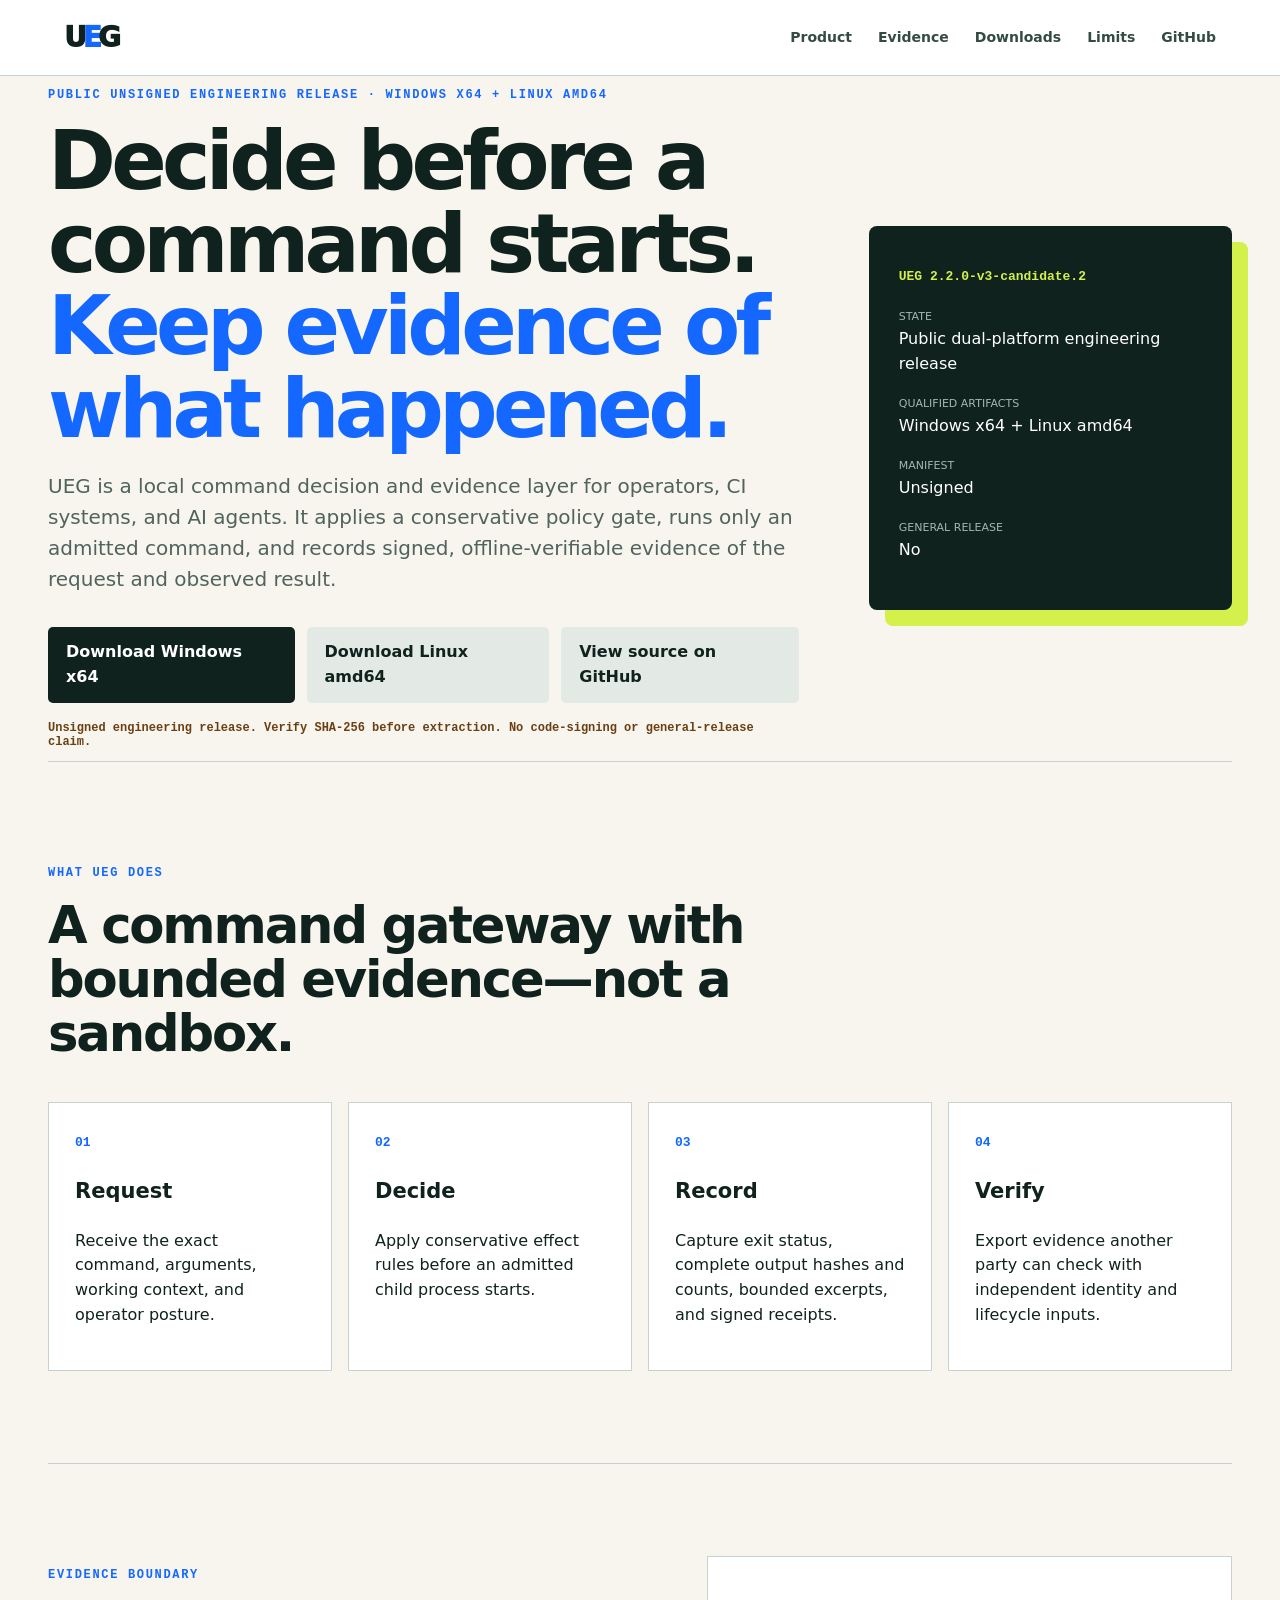
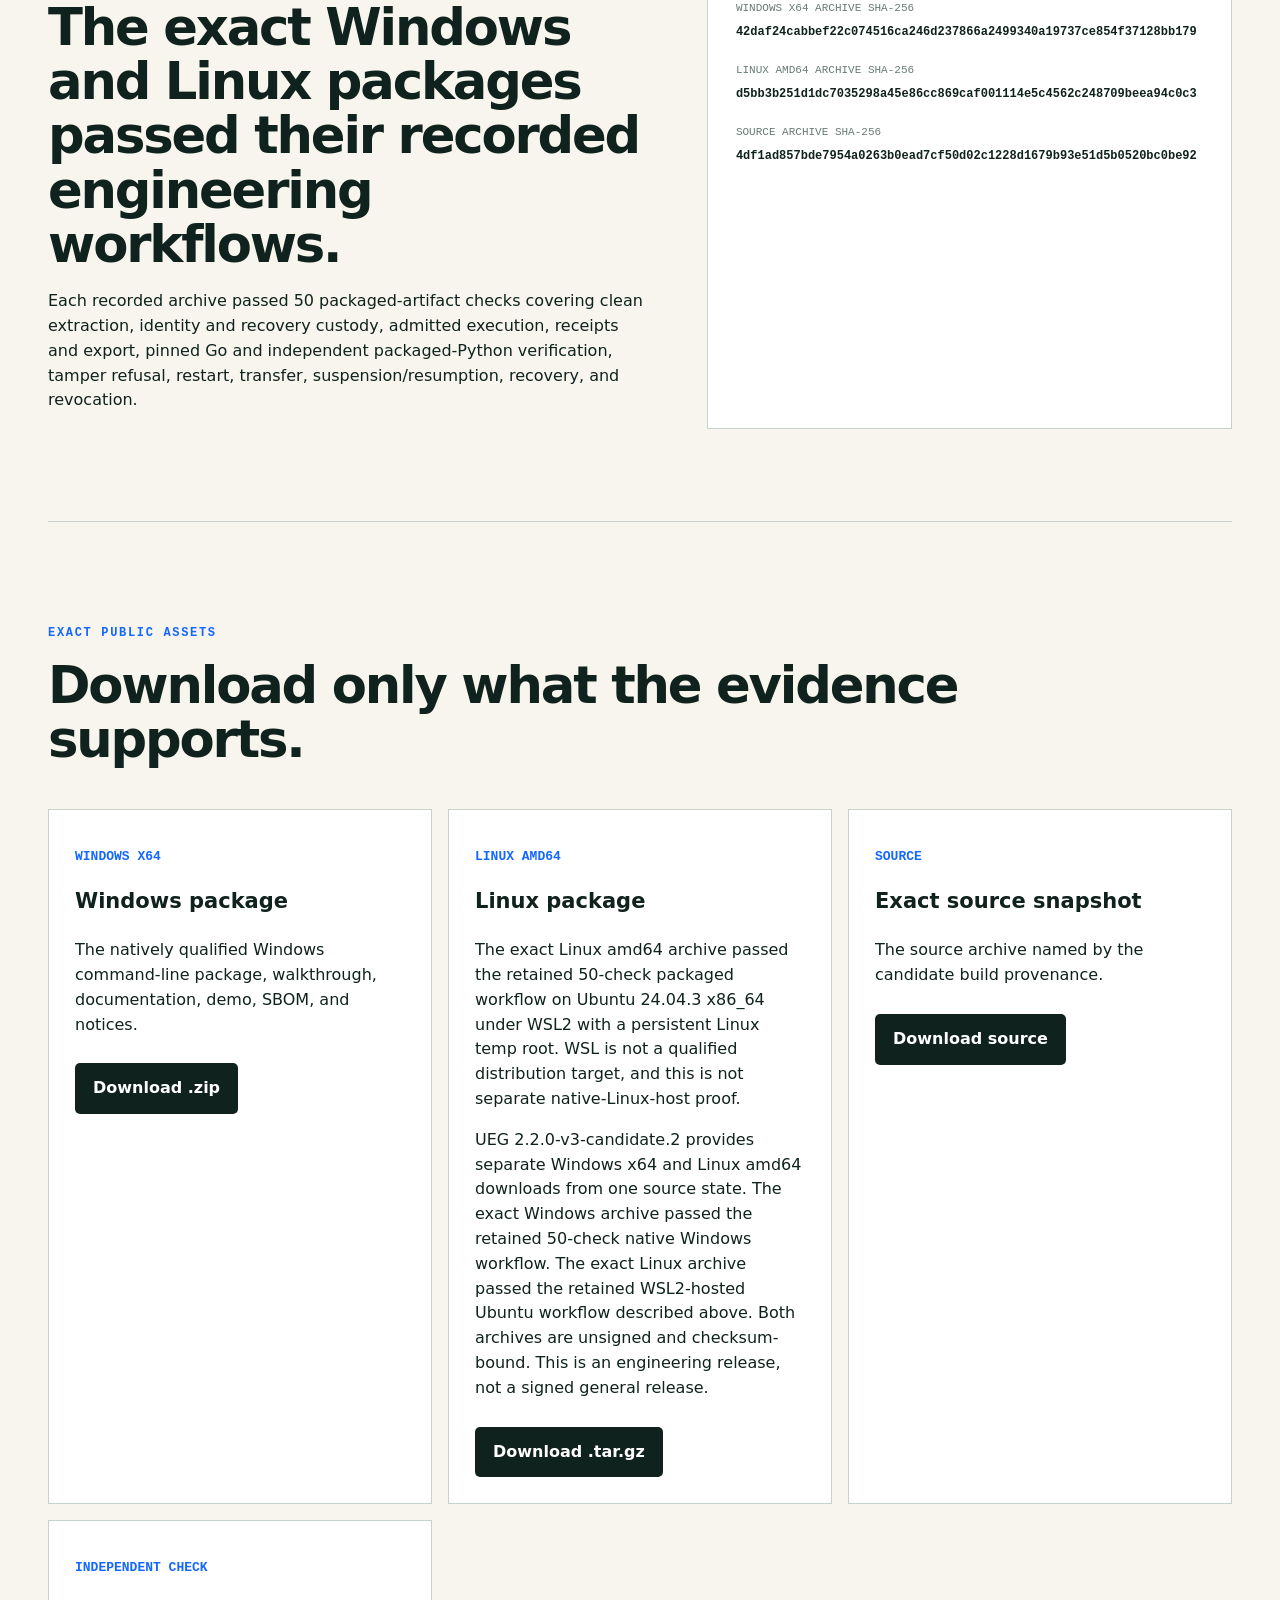
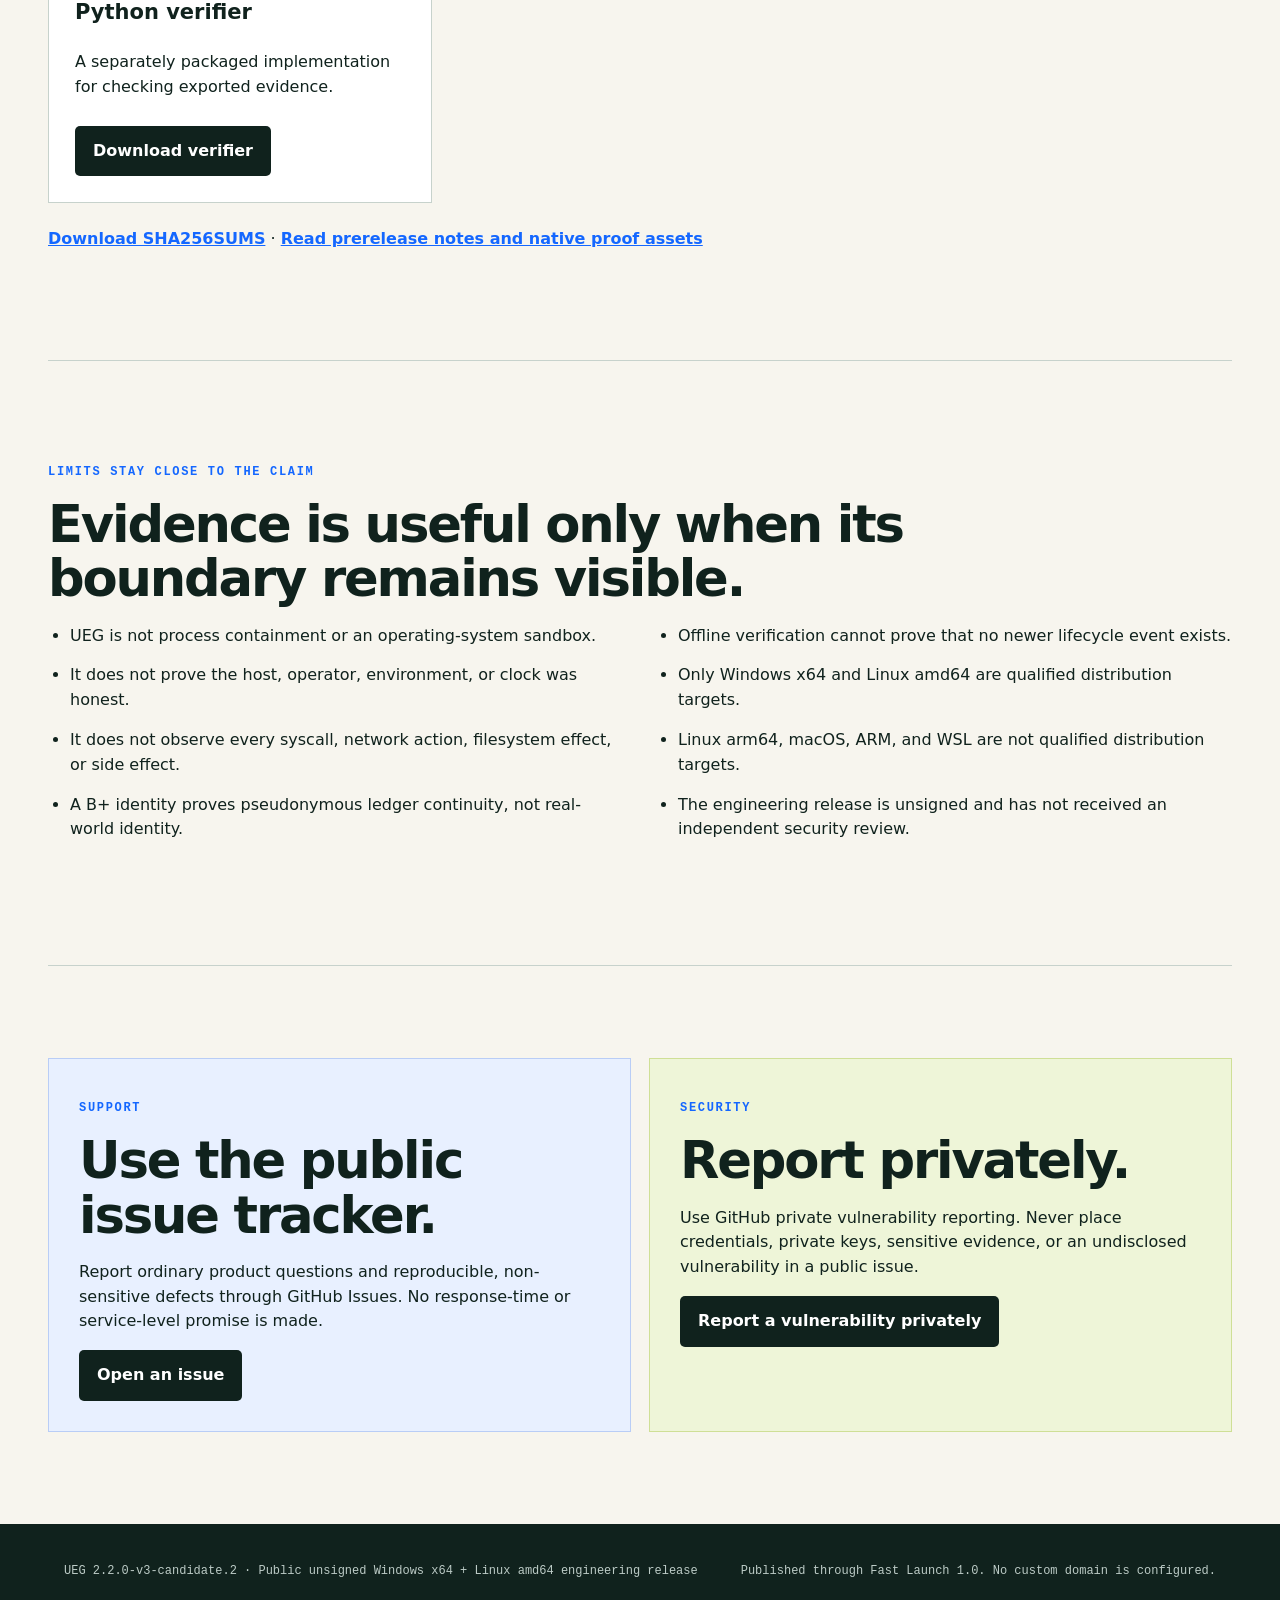
<file: docs/index.html>
<!doctype html>
<html lang="en">
<head>
  <meta charset="utf-8">
  <meta name="viewport" content="width=device-width, initial-scale=1">
  <meta name="description" content="UEG 2.2.0-v3-candidate.2 provides separate Windows x64 and Linux amd64 downloads from one source state.">
  <title>UEG — Universal Execution Gateway</title>
  <link rel="stylesheet" href="styles.css">
</head>
<body>
  <header class="site-header">
    <a class="wordmark" href="#top" aria-label="UEG home">U<span>E</span>G</a>
    <nav aria-label="Primary navigation">
      <a href="#product">Product</a>
      <a href="#evidence">Evidence</a>
      <a href="#downloads">Downloads</a>
      <a href="#limits">Limits</a>
      <a href="https://github.com/stevenkratushniak-ctrl/UEG">GitHub</a>
    </nav>
  </header>

  <main id="top">
    <section class="hero">
      <div class="hero-copy">
        <p class="eyebrow">PUBLIC UNSIGNED ENGINEERING RELEASE · WINDOWS X64 + LINUX AMD64</p>
        <h1>Decide before a command starts.<br><span>Keep evidence of what happened.</span></h1>
        <p class="lede">UEG is a local command decision and evidence layer for operators, CI systems, and AI agents. It applies a conservative policy gate, runs only an admitted command, and records signed, offline-verifiable evidence of the request and observed result.</p>
        <div class="actions">
          <a class="primary" href="https://github.com/stevenkratushniak-ctrl/UEG/releases/download/v2.2.0-v3-candidate.2/ueg-2.2.0-v3-candidate.2-windows-amd64.zip">Download Windows x64</a>
          <a class="secondary" href="https://github.com/stevenkratushniak-ctrl/UEG/releases/download/v2.2.0-v3-candidate.2/ueg-2.2.0-v3-candidate.2-linux-amd64.tar.gz">Download Linux amd64</a>
          <a class="secondary" href="https://github.com/stevenkratushniak-ctrl/UEG">View source on GitHub</a>
        </div>
        <p class="signature-warning">Unsigned engineering release. Verify SHA-256 before extraction. No code-signing or general-release claim.</p>
      </div>
      <aside class="status-card" aria-label="Release status">
        <p>UEG 2.2.0-v3-candidate.2</p>
        <dl>
          <dt>State</dt><dd>Public dual-platform engineering release</dd>
          <dt>Qualified artifacts</dt><dd>Windows x64 + Linux amd64</dd>
          <dt>Manifest</dt><dd>Unsigned</dd>
          <dt>General release</dt><dd>No</dd>
        </dl>
      </aside>
    </section>

    <section id="product" class="section">
      <p class="eyebrow">WHAT UEG DOES</p>
      <h2>A command gateway with bounded evidence—not a sandbox.</h2>
      <div class="grid four">
        <article><b>01</b><h3>Request</h3><p>Receive the exact command, arguments, working context, and operator posture.</p></article>
        <article><b>02</b><h3>Decide</h3><p>Apply conservative effect rules before an admitted child process starts.</p></article>
        <article><b>03</b><h3>Record</h3><p>Capture exit status, complete output hashes and counts, bounded excerpts, and signed receipts.</p></article>
        <article><b>04</b><h3>Verify</h3><p>Export evidence another party can check with independent identity and lifecycle inputs.</p></article>
      </div>
    </section>

    <section id="evidence" class="section split">
      <div>
        <p class="eyebrow">EVIDENCE BOUNDARY</p>
        <h2>The exact Windows and Linux packages passed their recorded engineering workflows.</h2>
        <p>Each recorded archive passed 50 packaged-artifact checks covering clean extraction, identity and recovery custody, admitted execution, receipts and export, pinned Go and independent packaged-Python verification, tamper refusal, restart, transfer, suspension/resumption, recovery, and revocation.</p>
      </div>
      <div class="receipt">
        <code>WINDOWS X64 ARCHIVE SHA-256</code>
        <strong>42daf24cabbef22c074516ca246d237866a2499340a19737ce854f37128bb179</strong>
        <code>LINUX AMD64 ARCHIVE SHA-256</code>
        <strong>d5bb3b251d1dc7035298a45e86cc869caf001114e5c4562c248709beea94c0c3</strong>
        <code>SOURCE ARCHIVE SHA-256</code>
        <strong>4df1ad857bde7954a0263b0ead7cf50d02c1228d1679b93e51d5b0520bc0be92</strong>
      </div>
    </section>

    <section id="downloads" class="section">
      <p class="eyebrow">EXACT PUBLIC ASSETS</p>
      <h2>Download only what the evidence supports.</h2>
      <div class="downloads">
        <article>
          <p class="badge">WINDOWS X64</p>
          <h3>Windows package</h3>
          <p>The natively qualified Windows command-line package, walkthrough, documentation, demo, SBOM, and notices.</p>
          <a href="https://github.com/stevenkratushniak-ctrl/UEG/releases/download/v2.2.0-v3-candidate.2/ueg-2.2.0-v3-candidate.2-windows-amd64.zip">Download .zip</a>
        </article>
        <article>
          <p class="badge">LINUX AMD64</p>
          <h3>Linux package</h3>
          <p>The exact Linux amd64 archive passed the retained 50-check packaged workflow on Ubuntu 24.04.3 x86_64 under WSL2 with a persistent Linux temp root. WSL is not a qualified distribution target, and this is not separate native-Linux-host proof.</p>
          <p>UEG 2.2.0-v3-candidate.2 provides separate Windows x64 and Linux amd64 downloads from one source state. The exact Windows archive passed the retained 50-check native Windows workflow. The exact Linux archive passed the retained WSL2-hosted Ubuntu workflow described above. Both archives are unsigned and checksum-bound. This is an engineering release, not a signed general release.</p>
          <a href="https://github.com/stevenkratushniak-ctrl/UEG/releases/download/v2.2.0-v3-candidate.2/ueg-2.2.0-v3-candidate.2-linux-amd64.tar.gz">Download .tar.gz</a>
        </article>
        <article>
          <p class="badge">SOURCE</p>
          <h3>Exact source snapshot</h3>
          <p>The source archive named by the candidate build provenance.</p>
          <a href="https://github.com/stevenkratushniak-ctrl/UEG/releases/download/v2.2.0-v3-candidate.2/ueg-2.2.0-v3-candidate.2-source.tar.gz">Download source</a>
        </article>
        <article>
          <p class="badge">INDEPENDENT CHECK</p>
          <h3>Python verifier</h3>
          <p>A separately packaged implementation for checking exported evidence.</p>
          <a href="https://github.com/stevenkratushniak-ctrl/UEG/releases/download/v2.2.0-v3-candidate.2/ueg-python-verifier.zip">Download verifier</a>
        </article>
      </div>
      <p class="checksum-link"><a href="https://github.com/stevenkratushniak-ctrl/UEG/releases/download/v2.2.0-v3-candidate.2/SHA256SUMS">Download SHA256SUMS</a> · <a href="https://github.com/stevenkratushniak-ctrl/UEG/releases/tag/v2.2.0-v3-candidate.2">Read prerelease notes and native proof assets</a></p>
    </section>

    <section id="limits" class="section limits">
      <p class="eyebrow">LIMITS STAY CLOSE TO THE CLAIM</p>
      <h2>Evidence is useful only when its boundary remains visible.</h2>
      <ul>
        <li>UEG is not process containment or an operating-system sandbox.</li>
        <li>It does not prove the host, operator, environment, or clock was honest.</li>
        <li>It does not observe every syscall, network action, filesystem effect, or side effect.</li>
        <li>A B+ identity proves pseudonymous ledger continuity, not real-world identity.</li>
        <li>Offline verification cannot prove that no newer lifecycle event exists.</li>
        <li>Only Windows x64 and Linux amd64 are qualified distribution targets.</li>
        <li>Linux arm64, macOS, ARM, and WSL are not qualified distribution targets.</li>
        <li>The engineering release is unsigned and has not received an independent security review.</li>
      </ul>
    </section>

    <section class="section support">
      <div><p class="eyebrow">SUPPORT</p><h2>Use the public issue tracker.</h2><p>Report ordinary product questions and reproducible, non-sensitive defects through GitHub Issues. No response-time or service-level promise is made.</p><a href="https://github.com/stevenkratushniak-ctrl/UEG/issues">Open an issue</a></div>
      <div><p class="eyebrow">SECURITY</p><h2>Report privately.</h2><p>Use GitHub private vulnerability reporting. Never place credentials, private keys, sensitive evidence, or an undisclosed vulnerability in a public issue.</p><a href="https://github.com/stevenkratushniak-ctrl/UEG/security/advisories/new">Report a vulnerability privately</a></div>
    </section>
  </main>

  <footer>
    <p>UEG 2.2.0-v3-candidate.2 · Public unsigned Windows x64 + Linux amd64 engineering release</p>
    <p>Published through Fast Launch 1.0. No custom domain is configured.</p>
  </footer>
</body>
</html>
</file>
<file: docs/styles.css>
:root{--ink:#10221d;--paper:#f7f5ee;--blue:#1467ff;--lime:#d3f04b;--line:#c7d2cc;--muted:#50635c;--white:#fff;font-family:Inter,ui-sans-serif,system-ui,-apple-system,BlinkMacSystemFont,"Segoe UI",sans-serif;color:var(--ink);background:var(--paper);line-height:1.55}*{box-sizing:border-box}html{scroll-behavior:smooth}body{margin:0}.site-header{height:76px;display:flex;align-items:center;justify-content:space-between;padding:0 max(5vw,24px);border-bottom:1px solid var(--line);background:rgba(255,255,255,.96);position:sticky;top:0;z-index:10;backdrop-filter:blur(12px)}.wordmark{font-size:28px;font-weight:950;letter-spacing:-4px;color:var(--ink);text-decoration:none}.wordmark span{color:var(--blue)}nav{display:flex;gap:26px}nav a{color:#344b43;text-decoration:none;font-weight:700;font-size:14px}main{max-width:1240px;margin:auto;padding:0 28px}.hero{min-height:660px;display:grid;grid-template-columns:1.55fr .75fr;gap:70px;align-items:center}.eyebrow{font:800 12px ui-monospace,SFMono-Regular,Consolas,monospace;letter-spacing:.14em;color:var(--blue)}h1{font-size:clamp(48px,6.4vw,84px);line-height:1.01;letter-spacing:-.058em;margin:18px 0}h1 span{color:var(--blue)}h2{font-size:clamp(34px,4vw,56px);line-height:1.06;letter-spacing:-.042em;max-width:920px;margin:18px 0}.lede{font-size:20px;color:var(--muted);max-width:800px}.actions{display:flex;gap:12px;margin-top:32px}.actions a,.downloads a,.support a{display:inline-block;padding:13px 18px;border-radius:5px;font-weight:800;text-decoration:none}.primary,.downloads a,.support a{background:var(--ink);color:var(--white)}.secondary{background:#e3e9e5;color:var(--ink)}.signature-warning{font:700 12px ui-monospace,monospace;color:#6b3f13;margin-top:18px}.status-card{background:var(--ink);color:var(--white);padding:30px;border-radius:8px;box-shadow:16px 16px 0 var(--lime)}.status-card>p{font:800 13px ui-monospace,monospace;color:var(--lime)}.status-card dl{margin:24px 0 0}.status-card dt{font-size:11px;text-transform:uppercase;color:#a6b6b0}.status-card dd{margin:2px 0 18px}.section{padding:92px 0;border-top:1px solid var(--line)}.grid{display:grid;gap:16px;margin-top:42px}.four{grid-template-columns:repeat(4,1fr)}.grid article,.downloads article{background:var(--white);border:1px solid var(--line);padding:26px}.grid b,.badge{color:var(--blue);font:800 13px ui-monospace,monospace}.grid h3,.downloads h3{font-size:21px}.split{display:grid;grid-template-columns:1.15fr 1fr;gap:55px}.receipt{background:var(--white);border:1px solid var(--line);padding:28px;display:flex;flex-direction:column;gap:8px}.receipt code{font-size:11px;color:#687a73;margin-top:15px}.receipt strong{font:650 12px ui-monospace,monospace;overflow-wrap:anywhere}.downloads{display:grid;grid-template-columns:repeat(3,1fr);gap:16px;margin-top:42px}.downloads a{margin-top:10px}.checksum-link{margin-top:24px}.checksum-link a{color:var(--blue);font-weight:750}.limits ul{columns:2;gap:54px;padding-left:22px}.limits li{margin:0 0 15px}.support{display:grid;grid-template-columns:1fr 1fr;gap:18px}.support>div{padding:30px;background:#e8f0ff;border:1px solid #b9cdf6}.support>div+div{background:#eef5d8;border-color:#cfdf96}footer{padding:28px max(5vw,24px);background:var(--ink);color:#bccbc6;font:12px ui-monospace,monospace;display:flex;justify-content:space-between;gap:24px}@media(max-width:860px){nav{display:none}.hero,.split{grid-template-columns:1fr}.hero{padding:72px 0}.status-card{margin-bottom:55px}.four{grid-template-columns:1fr 1fr}.downloads{grid-template-columns:1fr}.support{grid-template-columns:1fr}.limits ul{columns:1}}@media(max-width:520px){main{padding:0 20px}.site-header{height:66px}.four{grid-template-columns:1fr}.actions{flex-direction:column}footer{flex-direction:column}.section{padding:70px 0}}
</file>
